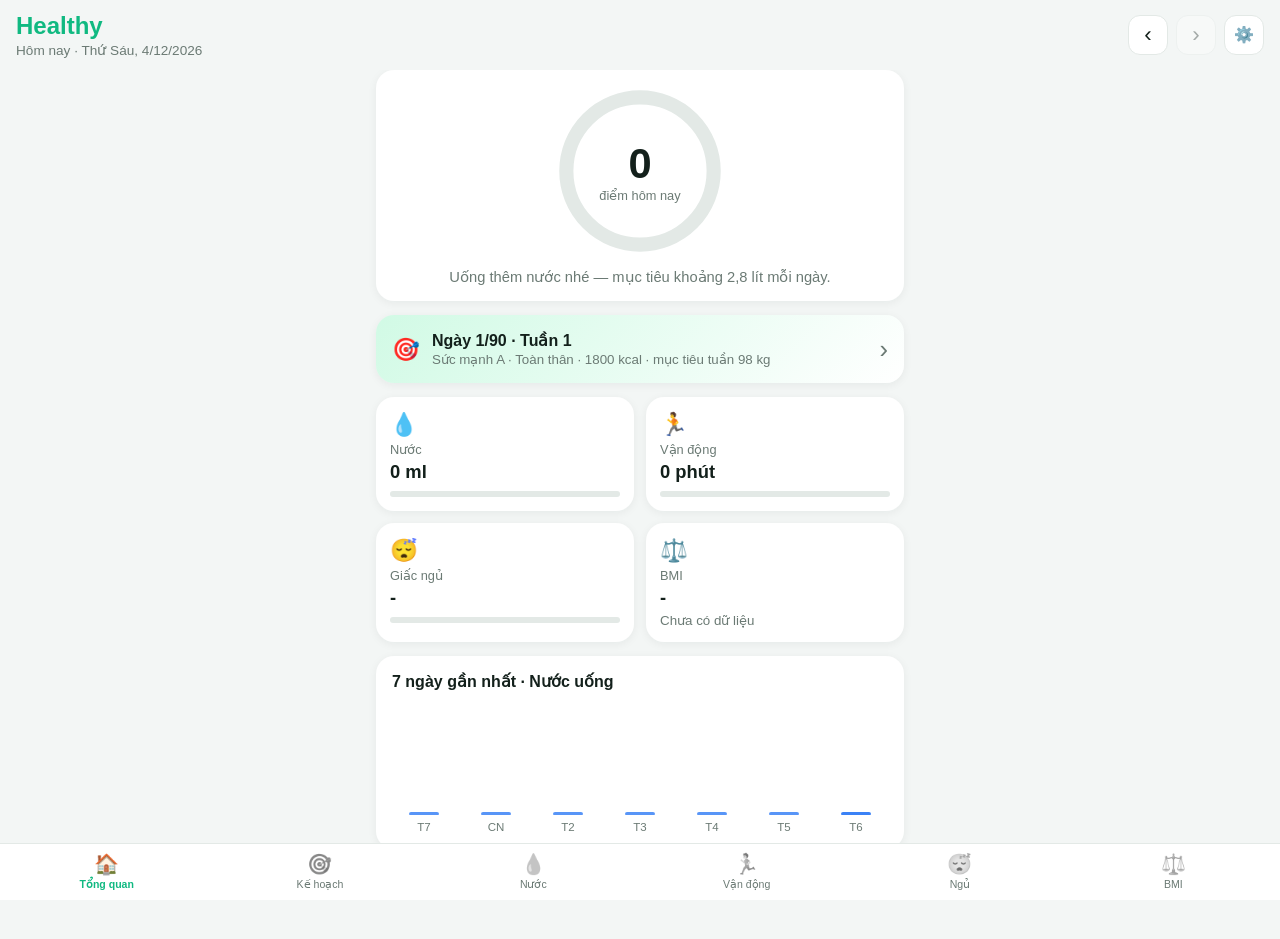
<file: index.html>
<!doctype html>
<html lang="vi">
<head>
  <meta charset="utf-8">
  <meta name="viewport" content="width=device-width, initial-scale=1, viewport-fit=cover">
  <meta name="theme-color" content="#10b981">
  <meta name="description" content="Healthy - theo dõi nước uống, cân nặng, vận động và giấc ngủ mỗi ngày">
  <meta name="apple-mobile-web-app-capable" content="yes">
  <meta name="apple-mobile-web-app-status-bar-style" content="default">
  <meta name="apple-mobile-web-app-title" content="Healthy">
  <title>Healthy</title>
  <link rel="manifest" href="manifest.json">
  <link rel="icon" href="icons/icon.svg" type="image/svg+xml">
  <link rel="apple-touch-icon" href="icons/icon-192.png">
  <link rel="stylesheet" href="css/style.css?v=10">
</head>
<body>
  <header class="topbar">
    <div>
      <h1>Healthy</h1>
      <p id="today-label" class="muted"></p>
    </div>
    <div class="date-nav">
      <button class="icon-btn" id="prev-day" aria-label="Ngày trước">‹</button>
      <button class="icon-btn" id="next-day" aria-label="Ngày sau">›</button>
      <button class="icon-btn small-icon" data-go="settings" aria-label="Cài đặt">⚙️</button>
    </div>
  </header>

  <main>
    <!-- Tổng quan -->
    <section class="view active" id="view-home">
      <div class="card banner" id="sync-banner" hidden></div>

      <div class="card banner" id="install-hint" hidden>
        <p id="install-text">📲 Cài Healthy lên màn hình chính để dùng như app và giữ dữ liệu an toàn.</p>
        <div class="btn-row">
          <button class="btn primary" id="install-btn" hidden>Cài đặt ứng dụng</button>
          <button class="btn ghost" id="install-dismiss">Để sau</button>
        </div>
      </div>
      <div class="card hero">
        <div class="ring-wrap">
          <svg viewBox="0 0 120 120" class="ring">
            <circle cx="60" cy="60" r="52" class="ring-bg"/>
            <circle cx="60" cy="60" r="52" class="ring-fg" id="score-ring"/>
          </svg>
          <div class="ring-text">
            <strong id="score-value">0</strong>
            <span>điểm hôm nay</span>
          </div>
        </div>
        <p id="score-tip" class="tip"></p>
      </div>

      <button class="card plan-card" data-go="plan">
        <span class="stat-icon">🎯</span>
        <div>
          <strong id="home-plan-title">Kế hoạch 90 ngày</strong>
          <small class="muted" id="home-plan-detail"></small>
        </div>
        <span class="chev">›</span>
      </button>

      <div class="grid">
        <button class="stat" data-go="water">
          <span class="stat-icon">💧</span>
          <span class="stat-label">Nước</span>
          <strong id="home-water">0 ml</strong>
          <div class="bar"><i id="home-water-bar"></i></div>
        </button>
        <button class="stat" data-go="activity">
          <span class="stat-icon">🏃</span>
          <span class="stat-label">Vận động</span>
          <strong id="home-activity">0 phút</strong>
          <div class="bar"><i id="home-activity-bar"></i></div>
        </button>
        <button class="stat" data-go="sleep">
          <span class="stat-icon">😴</span>
          <span class="stat-label">Giấc ngủ</span>
          <strong id="home-sleep">-</strong>
          <div class="bar"><i id="home-sleep-bar"></i></div>
        </button>
        <button class="stat" data-go="weight">
          <span class="stat-icon">⚖️</span>
          <span class="stat-label">BMI</span>
          <strong id="home-bmi">-</strong>
          <small id="home-bmi-label" class="muted"></small>
        </button>
      </div>

      <div class="card">
        <h2>7 ngày gần nhất · Nước uống</h2>
        <div class="week" id="week-chart"></div>
      </div>
    </section>

    <!-- Kế hoạch 90 ngày -->
    <section class="view" id="view-plan">
      <div class="card plan-hero">
        <div class="plan-top">
          <div>
            <strong id="plan-header"></strong>
            <div class="muted small" id="plan-phase"></div>
          </div>
          <div class="plan-goal">
            <span class="muted small">Mục tiêu tuần</span>
            <strong id="plan-week-target"></strong>
          </div>
        </div>
        <div class="bar"><i id="plan-progress"></i></div>
        <div class="kpis">
          <div><strong id="plan-kcal"></strong><span>kcal/ngày</span></div>
          <div><strong id="plan-protein"></strong><span>đạm</span></div>
          <div><strong id="plan-sessions"></strong><span>buổi tập tuần này</span></div>
        </div>
        <p class="focus" id="plan-focus"></p>
        <p class="status" id="plan-status"></p>
      </div>

      <div class="seg">
        <button data-sub="today" class="active">Hôm nay</button>
        <button data-sub="menu">Thực đơn</button>
        <button data-sub="market">Đi chợ</button>
        <button data-sub="road">Lộ trình</button>
        <button data-sub="heel">Gót chân</button>
        <button data-sub="setup">Thiết lập</button>
      </div>

      <div class="sub" id="sub-today">
        <div class="card">
          <h2 id="plan-workout-title"></h2>
          <div id="plan-workout"></div>
        </div>
        <div class="card">
          <h2>Thực đơn hôm nay <span class="muted small" id="plan-menu-sum"></span></h2>
          <p class="muted small">Chạm vào bữa ăn để đánh dấu đã ăn.</p>
          <div id="plan-menu"></div>
        </div>
      </div>

      <div class="sub" id="sub-menu" hidden>
        <div class="card">
          <div class="chips" id="menu-days"></div>
          <p class="muted small" id="menu-week-sum"></p>
          <div id="menu-week"></div>
        </div>
        <div class="card">
          <h2>Mẹo ăn uống</h2>
          <ul class="tips">
            <li><strong>Đong cơm:</strong> 1 bát con vơi ≈ 100 g, 1 bát con đầy ≈ 150 g cơm chín. Lượng tinh bột tự giảm theo từng giai đoạn.</li>
            <li><strong>Đổi món tương đương (~23 g đạm):</strong> 100 g ức gà = 110 g thịt heo nạc = 150 g cá basa = 90 g cá ngừ hộp = 100 g tôm = 280 g đậu phụ.</li>
            <li><strong>Rau:</strong> ăn thoải mái, nên có rau trong mọi bữa chính để no lâu.</li>
            <li><strong>Cách nấu:</strong> luộc, hấp, kho nhạt, áp chảo ít dầu. Tránh chiên rán, mỡ, da gà, nước sốt ngọt.</li>
            <li><strong>Đồ uống:</strong> 2,5–3 lít nước/ngày. Trà, cà phê đen không đường được. Bỏ nước ngọt, trà sữa, bia rượu.</li>
            <li><strong>Muối:</strong> hạn chế nước chấm, mì gói, đồ hộp mặn — giúp giảm tích nước, cân nặng ổn định hơn.</li>
            <li><strong>Đói giữa bữa:</strong> dưa leo, cà chua, rau luộc, trà không đường.</li>
          </ul>
        </div>
      </div>

      <div class="sub" id="sub-market" hidden>
        <div class="card">
          <div class="trip-head">
            <button class="icon-btn" id="trip-prev" aria-label="Chuyến trước">‹</button>
            <div>
              <strong id="trip-title"></strong>
              <div class="muted small" id="trip-range"></div>
            </div>
            <button class="icon-btn" id="trip-next" aria-label="Chuyến sau">›</button>
          </div>
          <div class="kpis">
            <div><strong id="trip-total"></strong><span>tiền đi chợ</span></div>
            <div><strong id="trip-perday"></strong><span>mỗi ngày</span></div>
            <div><strong id="trip-permeal"></strong><span>mỗi bữa (TB)</span></div>
          </div>
          <div class="trip-days" id="trip-days"></div>
          <p class="muted small">Giá tham khảo Bách Hóa Xanh/Emart — có khuyến mãi thì sửa trong "Bảng giá" bên dưới.</p>
        </div>

        <div class="card">
          <h2>Danh sách cần mua <span class="muted small" id="trip-count"></span></h2>
          <div class="chips" id="trip-group">
            <button data-group="store">Theo nơi mua</button>
            <button data-group="cat">Theo nhóm hàng</button>
          </div>
          <p class="muted small">Đã cộng dồn thực đơn 3 ngày và làm tròn theo cách bán. Chạm để đánh dấu đã mua.</p>
          <div id="trip-list"></div>
        </div>

        <div class="card" id="trip-extra-card" hidden>
          <h2>Mua thêm giữa chừng</h2>
          <p class="muted small">Đồ nhanh hỏng, không cấp đông được — mua đúng ngày ăn.</p>
          <div id="trip-extra"></div>
        </div>

        <div class="card">
          <h2>Đồ khô · kiểm tra ở nhà trước khi đi</h2>
          <p class="muted small">Mua theo tháng; số tiền tính theo lượng dùng trong 3 ngày.</p>
          <div id="trip-pantry"></div>
        </div>

        <div class="card">
          <h2>Sau khi đi chợ về</h2>
          <ul class="tips">
            <li><strong>Chia phần ngay:</strong> thịt, cá chia theo từng bữa vào túi zip/hộp, ghi ngày ăn lên túi.</li>
            <li><strong>Ngày 1–2:</strong> để ngăn mát. <strong>Ngày 3:</strong> cho ngăn đá.</li>
            <li><strong>Rã đông:</strong> tối hôm trước chuyển túi từ ngăn đá xuống ngăn mát. Không rã đông ngoài nhiệt độ phòng, không cấp đông lại.</li>
            <li><strong>Rau:</strong> nhặt bỏ lá úa, không rửa trước khi cất, bọc khăn giấy cho vào túi ở ngăn rau. Ăn rau lá trước, rau củ để sau.</li>
            <li><strong>Trứng luộc sẵn:</strong> để cả vỏ ở ngăn mát được 5–7 ngày — tiện cho bữa sáng.</li>
            <li><strong>Cơm:</strong> nấu 1 lần cho 2 bữa, để nguội rồi cất ngăn mát, dùng trong 24 giờ.</li>
            <li><strong>Nấu sẵn:</strong> món đã nấu để ngăn mát tối đa 2 ngày; hâm thật nóng trước khi ăn.</li>
          </ul>
        </div>

        <div class="card">
          <details class="catalog">
            <summary>Bảng giá & bảo quản thực phẩm</summary>
            <p class="muted small">Ưu tiên hàng có ở Bách Hóa Xanh, Emart Phan Văn Trị, Chợ Bà Chiểu (khu Bình Thạnh). ★ = mức độ phổ biến. "g đạm/10k" = số gam đạm mua được với 10.000đ (càng cao càng rẻ). Sửa giá để app tính lại tiền.</p>
            <div id="catalog-list"></div>
            <button class="btn ghost block" id="price-reset">Khôi phục giá mặc định</button>
            <p class="muted small"><a href="img/credits.html" target="_blank" rel="noopener">Nguồn ảnh thực phẩm (Wikimedia Commons)</a></p>
          </details>
        </div>
      </div>

      <div class="sub" id="sub-road" hidden>
        <div class="card">
          <h2>Lộ trình cân nặng</h2>
          <canvas id="plan-chart" height="200"></canvas>
          <div class="legend small"><span><i class="dash"></i>Kế hoạch</span><span><i class="solid"></i>Thực tế</span></div>
        </div>
        <div class="card">
          <h2>Mục tiêu từng tuần</h2>
          <ul class="weeks" id="road-table"></ul>
        </div>
      </div>

      <div class="sub" id="sub-heel" hidden>
        <div class="card">
          <h2>Chăm sóc gót chân · mỗi ngày</h2>
          <p class="muted small">Làm buổi sáng khi vừa ngủ dậy và sau buổi tập. Chạm để đánh dấu.</p>
          <ul class="ex-list" id="heel-list"></ul>
        </div>
        <div class="card">
          <h2>Nguyên tắc khi bị viêm gót chân</h2>
          <ul class="tips">
            <li>Luôn đi giày/dép có đệm gót, kể cả trong nhà. Không đi chân đất trên sàn cứng.</li>
            <li>Không nhảy, không chạy trong 90 ngày này. Mọi bài cardio đều có một chân chạm sàn.</li>
            <li>Tập trên thảm. Đau ≤ 3/10 và sáng hôm sau không nặng hơn thì tiếp tục.</li>
            <li>Đau &gt; 3/10 hoặc sáng hôm sau đau hơn: giảm cường độ, đổi bài đứng sang bài nằm/ngồi.</li>
            <li>Chườm đá 10–15 phút sau buổi tập nếu gót chân đau.</li>
            <li>Giảm cân sẽ giảm tải cho gót chân — cơn đau thường đỡ dần theo cân nặng.</li>
            <li><strong>Đi khám</strong> nếu đau không đỡ sau 2–3 tuần, sưng nóng đỏ, tê bì hoặc đau cả khi nghỉ.</li>
          </ul>
        </div>
      </div>

      <div class="sub" id="sub-setup" hidden>
        <div class="card">
          <h2>Thông tin của bạn</h2>
          <form id="plan-form" class="form">
            <label>Ngày bắt đầu
              <input type="date" name="start" required>
            </label>
            <div class="row">
              <label>Giới tính
                <select name="sex"><option value="male">Nam</option><option value="female">Nữ</option></select>
              </label>
              <label>Tuổi
                <input type="number" name="age" min="15" max="90" inputmode="numeric" required>
              </label>
            </div>
            <div class="row">
              <label>Chiều cao (cm)
                <input type="number" name="height" min="120" max="230" step="0.1" inputmode="decimal" required>
              </label>
              <label>Cân lúc bắt đầu (kg)
                <input type="number" name="weight" min="35" max="300" step="0.1" inputmode="decimal" required>
              </label>
            </div>
            <label>Mục tiêu sau 90 ngày (kg)
              <input type="number" name="goal" min="35" max="300" step="0.1" inputmode="decimal" required>
            </label>
            <button class="btn primary block" type="submit">Cập nhật kế hoạch</button>
          </form>
        </div>
        <div class="card">
          <h2>Chỉ số tính toán</h2>
          <ul class="list" id="plan-calc"></ul>
          <p class="warn" id="plan-pace-warn" hidden>⚠️ Mục tiêu này cần giảm hơn 1,2% cân nặng mỗi tuần. Calo sẽ không xuống dưới mức an toàn, nên có thể không đạt kịp — hãy chọn mục tiêu thực tế hơn.</p>
        </div>
        <div class="card">
          <h2>An toàn</h2>
          <ul class="tips">
            <li>Nên kiểm tra sức khỏe trước khi bắt đầu (huyết áp, đường huyết, mỡ máu).</li>
            <li>Không ăn dưới 1.500 kcal (nam) / 1.200 kcal (nữ) khi không có bác sĩ theo dõi — dễ mất cơ, mệt, rụng tóc và tăng nguy cơ sỏi mật.</li>
            <li>Dừng tập và đi khám nếu đau ngực, chóng mặt, khó thở bất thường hoặc tim đập loạn.</li>
            <li>2 tuần đầu thường giảm nhanh 2–4 kg (chủ yếu là nước) — sau đó chậm lại là bình thường.</li>
          </ul>
        </div>
      </div>
    </section>

    <!-- Nước -->
    <section class="view" id="view-water">
      <div class="card center">
        <div class="glass">
          <div class="glass-fill" id="glass-fill"></div>
          <div class="glass-text">
            <strong id="water-total">0</strong>
            <span>/ <span id="water-goal">2800</span> ml</span>
          </div>
        </div>
        <div class="btn-row">
          <button class="btn" data-water="150">+150 ml</button>
          <button class="btn primary" data-water="250">+250 ml</button>
          <button class="btn" data-water="500">+500 ml</button>
        </div>
        <button class="btn ghost" id="water-undo">Hoàn tác lần cuối</button>
      </div>
      <div class="card">
        <h2>Lịch sử hôm nay</h2>
        <ul class="list" id="water-log"></ul>
      </div>
    </section>

    <!-- Vận động -->
    <section class="view" id="view-activity">
      <div class="card">
        <h2>Thêm hoạt động</h2>
        <form id="activity-form" class="form">
          <label>Loại
            <select name="type" id="activity-type">
              <option value="walk" data-met="3.5">🚶 Đi bộ</option>
              <option value="run" data-met="8">🏃 Chạy bộ</option>
              <option value="bike" data-met="6">🚴 Đạp xe</option>
              <option value="swim" data-met="7">🏊 Bơi</option>
              <option value="yoga" data-met="2.5">🧘 Yoga</option>
              <option value="gym" data-met="5">🏋️ Tập gym</option>
              <option value="home" data-met="5">🔥 Tập tại nhà</option>
            </select>
          </label>
          <label>Thời gian (phút)
            <input type="number" name="minutes" min="1" max="600" value="30" inputmode="numeric" required>
          </label>
          <button class="btn primary block" type="submit">Lưu hoạt động</button>
        </form>
      </div>
      <div class="card">
        <h2>Hôm nay <span class="muted" id="activity-summary"></span></h2>
        <ul class="list" id="activity-log"></ul>
      </div>
    </section>

    <!-- Giấc ngủ -->
    <section class="view" id="view-sleep">
      <div class="card">
        <h2>Giấc ngủ đêm qua</h2>
        <form id="sleep-form" class="form">
          <div class="row">
            <label>Đi ngủ
              <input type="time" name="bed" value="23:00" required>
            </label>
            <label>Thức dậy
              <input type="time" name="wake" value="06:30" required>
            </label>
          </div>
          <label>Chất lượng
            <div class="quality" id="sleep-quality">
              <button type="button" data-q="1">😫</button>
              <button type="button" data-q="2">😕</button>
              <button type="button" data-q="3" class="on">😐</button>
              <button type="button" data-q="4">🙂</button>
              <button type="button" data-q="5">😄</button>
            </div>
          </label>
          <button class="btn primary block" type="submit">Lưu giấc ngủ</button>
        </form>
        <p class="tip" id="sleep-result"></p>
      </div>
    </section>

    <!-- Cân nặng -->
    <section class="view" id="view-weight">
      <div class="card">
        <h2>Cân nặng & BMI</h2>
        <form id="weight-form" class="form">
          <div class="row">
            <label>Chiều cao (cm)
              <input type="number" name="height" min="80" max="250" step="0.1" inputmode="decimal" required>
            </label>
            <label>Cân nặng (kg)
              <input type="number" name="weight" min="20" max="300" step="0.1" inputmode="decimal" required>
            </label>
          </div>
          <button class="btn primary block" type="submit">Lưu hôm nay</button>
        </form>
        <div class="bmi-box" id="bmi-box" hidden>
          <strong id="bmi-value"></strong>
          <span id="bmi-label"></span>
          <div class="bmi-scale"><i id="bmi-marker"></i></div>
          <div class="bmi-legend"><span>Gầy</span><span>Bình thường</span><span>Thừa cân</span><span>Béo phì</span></div>
        </div>
      </div>
      <div class="card">
        <h2>Biểu đồ cân nặng</h2>
        <canvas id="weight-chart" height="180"></canvas>
        <p class="muted small" id="weight-empty">Chưa có dữ liệu. Hãy lưu cân nặng đầu tiên.</p>
      </div>
    </section>

    <!-- Cài đặt -->
    <section class="view" id="view-settings">
      <div class="card">
        <h2>Mục tiêu mỗi ngày</h2>
        <form id="settings-form" class="form">
          <label>Nước uống (ml)
            <input type="number" name="waterGoal" min="500" max="6000" step="50" inputmode="numeric">
          </label>
          <label>Vận động (phút)
            <input type="number" name="activityGoal" min="5" max="300" inputmode="numeric">
          </label>
          <label>Giấc ngủ (giờ)
            <input type="number" name="sleepGoal" min="4" max="12" step="0.5" inputmode="decimal">
          </label>
          <button class="btn primary block" type="submit">Lưu mục tiêu</button>
        </form>
      </div>
      <div class="card">
        <h2>Google Sheets</h2>
        <p class="muted small">Tự động ghi dữ liệu mỗi ngày vào Google Sheet và giữ một bản sao lưu đầy đủ — đổi máy hay xóa trình duyệt vẫn khôi phục được.</p>
        <form id="sync-form" class="form">
          <label>URL Web App (Apps Script)
            <input type="url" name="url" placeholder="https://script.google.com/macros/s/…/exec" autocomplete="off">
          </label>
          <label>Mã bảo mật
            <input type="text" name="token" autocomplete="off" autocapitalize="off" spellcheck="false">
          </label>
          <label class="inline"><input type="checkbox" name="auto" checked> Tự động đồng bộ khi có thay đổi</label>
          <button class="btn primary block" type="submit">Lưu &amp; kiểm tra kết nối</button>
        </form>
        <div class="btn-row sync-actions" id="sync-actions" hidden>
          <button class="btn" id="sync-all">Đồng bộ toàn bộ</button>
          <button class="btn" id="sync-restore">Khôi phục từ Sheets</button>
          <button class="btn ghost" id="sync-off">Ngắt kết nối</button>
        </div>
        <p class="status" id="sync-status"></p>
      </div>
      <div class="card">
        <h2>Dữ liệu</h2>
        <p class="muted small">Dữ liệu chỉ lưu trên trình duyệt của thiết bị này.</p>
        <div class="btn-row">
          <button class="btn" id="export-btn">Xuất JSON</button>
          <label class="btn">Nhập JSON<input type="file" id="import-file" accept="application/json" hidden></label>
          <button class="btn danger" id="reset-btn">Xóa hết</button>
        </div>
      </div>
    </section>
  </main>

  <nav class="tabbar">
    <button data-go="home" class="active"><span>🏠</span>Tổng quan</button>
    <button data-go="plan"><span>🎯</span>Kế hoạch</button>
    <button data-go="water"><span>💧</span>Nước</button>
    <button data-go="activity"><span>🏃</span>Vận động</button>
    <button data-go="sleep"><span>😴</span>Ngủ</button>
    <button data-go="weight"><span>⚖️</span>BMI</button>
  </nav>

  <div class="toast" id="toast"></div>

  <script src="js/plan-data.js?v=10"></script>
  <script src="js/app.js?v=10"></script>
  <script src="js/figures.js?v=10"></script>
  <script src="js/plan.js?v=10"></script>
  <script src="js/market.js?v=10"></script>
  <script src="js/sync.js?v=10"></script>
</body>
</html>
</file>
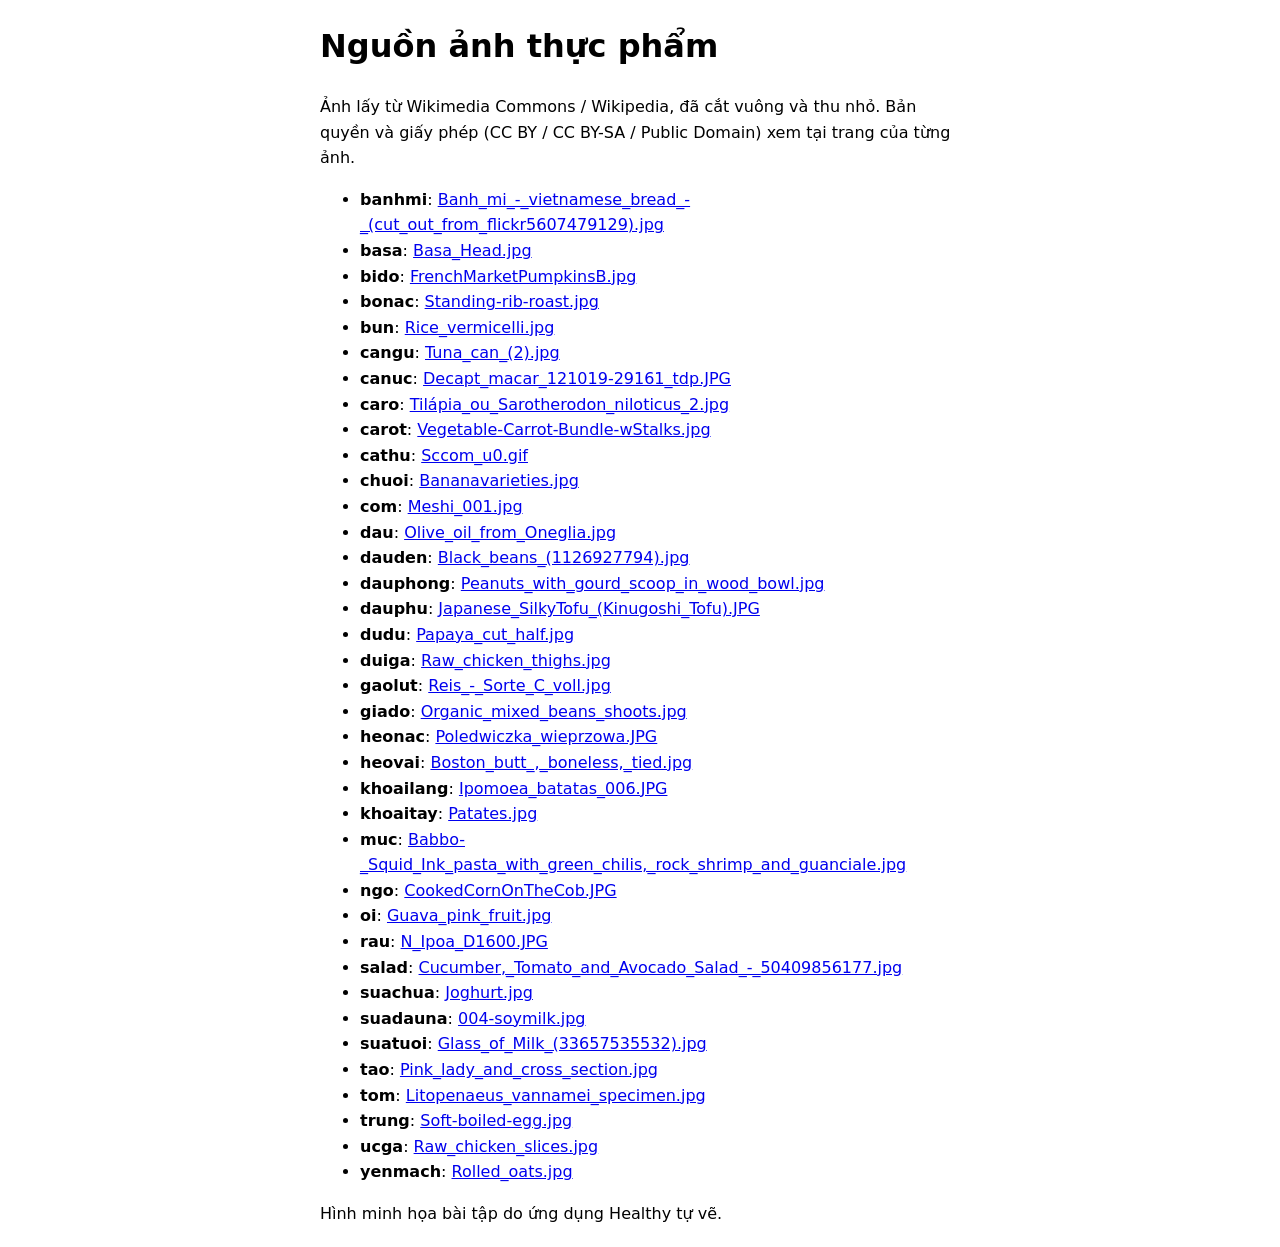
<file: img/credits.html>
<!doctype html><html lang="vi"><meta charset="utf-8"><meta name="viewport" content="width=device-width,initial-scale=1">
<title>Nguồn ảnh</title><body style="font-family:system-ui;max-width:640px;margin:20px auto;padding:0 16px;line-height:1.6">
<h1>Nguồn ảnh thực phẩm</h1><p>Ảnh lấy từ Wikimedia Commons / Wikipedia, đã cắt vuông và thu nhỏ. Bản quyền và giấy phép (CC BY / CC BY-SA / Public Domain) xem tại trang của từng ảnh.</p>
<ul><li><b>banhmi</b>: <a href="https://commons.wikimedia.org/wiki/File:Banh_mi_-_vietnamese_bread_-_(cut_out_from_flickr5607479129).jpg">Banh_mi_-_vietnamese_bread_-_(cut_out_from_flickr5607479129).jpg</a></li><li><b>basa</b>: <a href="https://commons.wikimedia.org/wiki/File:Basa_Head.jpg">Basa_Head.jpg</a></li><li><b>bido</b>: <a href="https://commons.wikimedia.org/wiki/File:FrenchMarketPumpkinsB.jpg">FrenchMarketPumpkinsB.jpg</a></li><li><b>bonac</b>: <a href="https://commons.wikimedia.org/wiki/File:Standing-rib-roast.jpg">Standing-rib-roast.jpg</a></li><li><b>bun</b>: <a href="https://commons.wikimedia.org/wiki/File:Rice_vermicelli.jpg">Rice_vermicelli.jpg</a></li><li><b>cangu</b>: <a href="https://commons.wikimedia.org/wiki/File:Tuna_can_(2).jpg">Tuna_can_(2).jpg</a></li><li><b>canuc</b>: <a href="https://commons.wikimedia.org/wiki/File:Decapt_macar_121019-29161_tdp.JPG">Decapt_macar_121019-29161_tdp.JPG</a></li><li><b>caro</b>: <a href="https://commons.wikimedia.org/wiki/File:Til%C3%A1pia_ou_Sarotherodon_niloticus_2.jpg">Tilápia_ou_Sarotherodon_niloticus_2.jpg</a></li><li><b>carot</b>: <a href="https://commons.wikimedia.org/wiki/File:Vegetable-Carrot-Bundle-wStalks.jpg">Vegetable-Carrot-Bundle-wStalks.jpg</a></li><li><b>cathu</b>: <a href="https://commons.wikimedia.org/wiki/File:Sccom_u0.gif">Sccom_u0.gif</a></li><li><b>chuoi</b>: <a href="https://commons.wikimedia.org/wiki/File:Bananavarieties.jpg">Bananavarieties.jpg</a></li><li><b>com</b>: <a href="https://commons.wikimedia.org/wiki/File:Meshi_001.jpg">Meshi_001.jpg</a></li><li><b>dau</b>: <a href="https://commons.wikimedia.org/wiki/File:Olive_oil_from_Oneglia.jpg">Olive_oil_from_Oneglia.jpg</a></li><li><b>dauden</b>: <a href="https://commons.wikimedia.org/wiki/File:Black_beans_%281126927794%29.jpg">Black_beans_(1126927794).jpg</a></li><li><b>dauphong</b>: <a href="https://commons.wikimedia.org/wiki/File:Peanuts_with_gourd_scoop_in_wood_bowl.jpg">Peanuts_with_gourd_scoop_in_wood_bowl.jpg</a></li><li><b>dauphu</b>: <a href="https://commons.wikimedia.org/wiki/File:Japanese_SilkyTofu_%28Kinugoshi_Tofu%29.JPG">Japanese_SilkyTofu_(Kinugoshi_Tofu).JPG</a></li><li><b>dudu</b>: <a href="https://commons.wikimedia.org/wiki/File:Papaya_cut_half.jpg">Papaya_cut_half.jpg</a></li><li><b>duiga</b>: <a href="https://commons.wikimedia.org/wiki/File:Raw_chicken_thighs.jpg">Raw_chicken_thighs.jpg</a></li><li><b>gaolut</b>: <a href="https://commons.wikimedia.org/wiki/File:Reis_-_Sorte_C_voll.jpg">Reis_-_Sorte_C_voll.jpg</a></li><li><b>giado</b>: <a href="https://commons.wikimedia.org/wiki/File:Organic_mixed_beans_shoots.jpg">Organic_mixed_beans_shoots.jpg</a></li><li><b>heonac</b>: <a href="https://commons.wikimedia.org/wiki/File:Poledwiczka_wieprzowa.JPG">Poledwiczka_wieprzowa.JPG</a></li><li><b>heovai</b>: <a href="https://commons.wikimedia.org/wiki/File:Boston_butt_%2C_boneless%2C_tied.jpg">Boston_butt_,_boneless,_tied.jpg</a></li><li><b>khoailang</b>: <a href="https://commons.wikimedia.org/wiki/File:Ipomoea_batatas_006.JPG">Ipomoea_batatas_006.JPG</a></li><li><b>khoaitay</b>: <a href="https://commons.wikimedia.org/wiki/File:Patates.jpg">Patates.jpg</a></li><li><b>muc</b>: <a href="https://commons.wikimedia.org/wiki/File:Babbo-_Squid_Ink_pasta_with_green_chilis%2C_rock_shrimp_and_guanciale.jpg">Babbo-_Squid_Ink_pasta_with_green_chilis,_rock_shrimp_and_guanciale.jpg</a></li><li><b>ngo</b>: <a href="https://commons.wikimedia.org/wiki/File:CookedCornOnTheCob.JPG">CookedCornOnTheCob.JPG</a></li><li><b>oi</b>: <a href="https://commons.wikimedia.org/wiki/File:Guava_pink_fruit.jpg">Guava_pink_fruit.jpg</a></li><li><b>rau</b>: <a href="https://commons.wikimedia.org/wiki/File:N_Ipoa_D1600.JPG">N_Ipoa_D1600.JPG</a></li><li><b>salad</b>: <a href="https://commons.wikimedia.org/wiki/File:Cucumber,_Tomato_and_Avocado_Salad_-_50409856177.jpg">Cucumber,_Tomato_and_Avocado_Salad_-_50409856177.jpg</a></li><li><b>suachua</b>: <a href="https://commons.wikimedia.org/wiki/File:Joghurt.jpg">Joghurt.jpg</a></li><li><b>suadauna</b>: <a href="https://commons.wikimedia.org/wiki/File:004-soymilk.jpg">004-soymilk.jpg</a></li><li><b>suatuoi</b>: <a href="https://commons.wikimedia.org/wiki/File:Glass_of_Milk_%2833657535532%29.jpg">Glass_of_Milk_(33657535532).jpg</a></li><li><b>tao</b>: <a href="https://commons.wikimedia.org/wiki/File:Pink_lady_and_cross_section.jpg">Pink_lady_and_cross_section.jpg</a></li><li><b>tom</b>: <a href="https://commons.wikimedia.org/wiki/File:Litopenaeus_vannamei_specimen.jpg">Litopenaeus_vannamei_specimen.jpg</a></li><li><b>trung</b>: <a href="https://commons.wikimedia.org/wiki/File:Soft-boiled-egg.jpg">Soft-boiled-egg.jpg</a></li><li><b>ucga</b>: <a href="https://commons.wikimedia.org/wiki/File:Raw_chicken_slices.jpg">Raw_chicken_slices.jpg</a></li><li><b>yenmach</b>: <a href="https://commons.wikimedia.org/wiki/File:Rolled_oats.jpg">Rolled_oats.jpg</a></li></ul><p>Hình minh họa bài tập do ứng dụng Healthy tự vẽ.</p></body></html>
</file>
<file: css/style.css>
:root {
  --bg: #f3f6f5;
  --card: #ffffff;
  --text: #13201b;
  --muted: #6b7a74;
  --line: #e3e9e6;
  --primary: #10b981;
  --primary-soft: #d1fae5;
  --water: #3b82f6;
  --danger: #ef4444;
  --shadow: 0 2px 10px rgba(15, 40, 30, .06);
  --radius: 18px;
  color-scheme: light;
}

@media (prefers-color-scheme: dark) {
  :root {
    --bg: #0d1412;
    --card: #17211e;
    --text: #e8f0ec;
    --muted: #8fa29a;
    --line: #26332f;
    --primary-soft: #0f3a2c;
    --shadow: none;
    color-scheme: dark;
  }
}

* { box-sizing: border-box; -webkit-tap-highlight-color: transparent; }

html, body { margin: 0; }

body {
  font-family: -apple-system, BlinkMacSystemFont, "Segoe UI", Roboto, "Helvetica Neue", Arial, sans-serif;
  background: var(--bg);
  color: var(--text);
  min-height: 100vh;
  padding-bottom: calc(76px + env(safe-area-inset-bottom));
}

h1 { margin: 0; font-size: 1.5rem; color: var(--primary); }
h2 { margin: 0 0 12px; font-size: 1rem; }
.muted { color: var(--muted); }
.small { font-size: .85rem; }

.topbar {
  position: sticky; top: 0; z-index: 5;
  display: flex; justify-content: space-between; align-items: center;
  padding: calc(12px + env(safe-area-inset-top)) 16px 12px;
  background: var(--bg);
}
.topbar p { margin: 2px 0 0; font-size: .85rem; }
.date-nav { display: flex; gap: 8px; }
.icon-btn {
  width: 40px; height: 40px; border-radius: 12px; border: 1px solid var(--line);
  background: var(--card); color: var(--text); font-size: 1.4rem; line-height: 1; cursor: pointer;
}
.icon-btn:disabled { opacity: .35; }

main { max-width: 560px; margin: 0 auto; padding: 0 16px; }

.view { display: none; animation: fade .2s ease; }
.view.active { display: block; }
@keyframes fade { from { opacity: 0; transform: translateY(4px); } to { opacity: 1; transform: none; } }

.card {
  background: var(--card); border-radius: var(--radius); padding: 16px;
  margin-bottom: 14px; box-shadow: var(--shadow);
}
.center { text-align: center; }

/* Hero ring */
.hero { display: flex; flex-direction: column; align-items: center; }
.ring-wrap { position: relative; width: 170px; height: 170px; }
.ring { width: 100%; height: 100%; transform: rotate(-90deg); }
.ring circle { fill: none; stroke-width: 10; stroke-linecap: round; }
.ring-bg { stroke: var(--line); }
.ring-fg { stroke: var(--primary); stroke-dasharray: 326.7; stroke-dashoffset: 326.7; transition: stroke-dashoffset .6s ease; }
.ring-text { position: absolute; inset: 0; display: flex; flex-direction: column; align-items: center; justify-content: center; }
.ring-text strong { font-size: 2.6rem; }
.ring-text span { font-size: .8rem; color: var(--muted); }
.tip { margin: 12px 0 0; text-align: center; color: var(--muted); font-size: .92rem; }

/* Stats grid */
.grid { display: grid; grid-template-columns: 1fr 1fr; gap: 12px; margin-bottom: 14px; }
.stat {
  display: flex; flex-direction: column; align-items: flex-start; gap: 4px; text-align: left;
  background: var(--card); color: var(--text); border: 0; border-radius: var(--radius);
  padding: 14px; box-shadow: var(--shadow); font: inherit; cursor: pointer;
}
.stat-icon { font-size: 1.4rem; }
.stat-label { font-size: .8rem; color: var(--muted); }
.stat strong { font-size: 1.15rem; }
.bar { width: 100%; height: 6px; background: var(--line); border-radius: 6px; overflow: hidden; margin-top: 4px; }
.bar i { display: block; height: 100%; width: 0; background: var(--primary); border-radius: 6px; transition: width .5s ease; }
#home-water-bar { background: var(--water); }

/* Week chart */
.week { display: flex; align-items: flex-end; gap: 8px; height: 130px; }
.week .col { flex: 1; display: flex; flex-direction: column; align-items: center; gap: 6px; height: 100%; justify-content: flex-end; }
.week .col i { width: 100%; max-width: 30px; background: var(--water); opacity: .85; border-radius: 6px 6px 3px 3px; min-height: 3px; transition: height .5s ease; }
.week .col.today i { opacity: 1; }
.week .col span { font-size: .72rem; color: var(--muted); }
.week .col.goal i { background: var(--primary); }

/* Water glass */
.glass {
  position: relative; width: 150px; height: 200px; margin: 6px auto 18px;
  border: 4px solid var(--water); border-top: 0; border-radius: 0 0 26px 26px; overflow: hidden;
}
.glass-fill {
  position: absolute; bottom: 0; left: 0; right: 0; height: 0;
  background: linear-gradient(180deg, #60a5fa, var(--water)); transition: height .6s ease;
}
.glass-text { position: absolute; inset: 0; display: flex; flex-direction: column; align-items: center; justify-content: center; }
.glass-text strong { font-size: 2rem; }
.glass-text span { font-size: .85rem; }

/* Buttons & forms */
.btn-row { display: flex; gap: 8px; justify-content: center; flex-wrap: wrap; margin-bottom: 10px; }
.btn {
  border: 1px solid var(--line); background: var(--card); color: var(--text);
  padding: 12px 16px; border-radius: 14px; font: inherit; font-weight: 600; cursor: pointer;
}
.btn:active { transform: scale(.97); }
.btn.primary { background: var(--primary); border-color: var(--primary); color: #fff; }
.btn.danger { color: var(--danger); }
.btn.ghost { border: 0; background: none; color: var(--muted); font-weight: 500; }
.btn.block { width: 100%; }

.form { display: flex; flex-direction: column; gap: 12px; }
.form label { display: flex; flex-direction: column; gap: 6px; font-size: .85rem; color: var(--muted); flex: 1; }
.form .row { display: flex; gap: 12px; }
input, select {
  width: 100%; padding: 12px; border-radius: 12px; border: 1px solid var(--line);
  background: var(--bg); color: var(--text); font: inherit; font-size: 16px;
}
input:focus, select:focus { outline: 2px solid var(--primary); outline-offset: 0; }

.quality { display: flex; justify-content: space-between; gap: 6px; }
.quality button {
  flex: 1; font-size: 1.6rem; padding: 8px 0; border-radius: 12px;
  border: 1px solid var(--line); background: var(--bg); cursor: pointer; filter: grayscale(1); opacity: .6;
}
.quality button.on { filter: none; opacity: 1; border-color: var(--primary); background: var(--primary-soft); }

/* Lists */
.list { list-style: none; margin: 0; padding: 0; }
.list li { display: flex; justify-content: space-between; align-items: center; padding: 10px 0; border-bottom: 1px solid var(--line); }
.list li:last-child { border-bottom: 0; }
.list .del { border: 0; background: none; color: var(--muted); font-size: 1.1rem; cursor: pointer; padding: 4px 8px; }
.list .empty { color: var(--muted); justify-content: center; }

/* BMI */
.bmi-box { margin-top: 16px; text-align: center; }
.bmi-box strong { font-size: 2.2rem; display: block; }
.bmi-scale {
  position: relative; height: 10px; border-radius: 10px; margin: 12px 0 6px;
  background: linear-gradient(90deg, #60a5fa 0 22%, #10b981 22% 50%, #f59e0b 50% 72%, #ef4444 72%);
}
.bmi-scale i {
  position: absolute; top: -5px; width: 4px; height: 20px; background: var(--text);
  border-radius: 2px; transform: translateX(-50%); transition: left .5s ease;
}
.bmi-legend { display: flex; justify-content: space-between; font-size: .72rem; color: var(--muted); }

canvas { width: 100%; display: block; }

/* Tab bar */
.tabbar {
  position: fixed; bottom: 0; left: 0; right: 0; z-index: 10;
  display: flex; background: var(--card); border-top: 1px solid var(--line);
  padding-bottom: env(safe-area-inset-bottom);
}
.tabbar button {
  flex: 1; display: flex; flex-direction: column; align-items: center; gap: 2px;
  padding: 8px 0 10px; border: 0; background: none; color: var(--muted);
  font: inherit; font-size: .66rem; cursor: pointer;
}
.tabbar button span { font-size: 1.25rem; filter: grayscale(1); opacity: .7; }
.tabbar button.active { color: var(--primary); font-weight: 600; }
.tabbar button.active span { filter: none; opacity: 1; }

/* Toast */
.toast {
  position: fixed; left: 50%; bottom: calc(90px + env(safe-area-inset-bottom));
  transform: translateX(-50%) translateY(20px); opacity: 0; pointer-events: none;
  background: var(--text); color: var(--bg); padding: 10px 18px; border-radius: 999px;
  font-size: .9rem; transition: all .25s ease; z-index: 20; white-space: nowrap;
}
.toast.show { opacity: 1; transform: translateX(-50%) translateY(0); }

/* ---------- Kế hoạch 90 ngày ---------- */
.icon-btn.small-icon { font-size: 1rem; }

.plan-card {
  width: 100%; display: flex; align-items: center; gap: 12px; text-align: left;
  border: 0; font: inherit; color: var(--text); cursor: pointer;
  background: linear-gradient(135deg, var(--primary-soft), var(--card));
}
.plan-card div { flex: 1; display: flex; flex-direction: column; gap: 2px; }
.plan-card .chev { font-size: 1.6rem; color: var(--muted); }

.plan-top { display: flex; justify-content: space-between; align-items: flex-start; gap: 12px; margin-bottom: 10px; }
.plan-top strong { font-size: 1.1rem; }
.plan-goal { text-align: right; display: flex; flex-direction: column; }
.plan-goal strong { color: var(--primary); font-size: 1.3rem; }
.kpis { display: grid; grid-template-columns: repeat(3, 1fr); gap: 8px; margin: 14px 0 4px; }
.kpis div { background: var(--bg); border-radius: 12px; padding: 10px 6px; text-align: center; display: flex; flex-direction: column; }
.kpis strong { font-size: 1.15rem; }
.kpis span { font-size: .72rem; color: var(--muted); }
.focus { margin: 12px 0 0; font-size: .9rem; }
.focus::before { content: '🎯 '; }
.status { margin: 10px 0 0; font-size: .88rem; padding: 10px 12px; border-radius: 12px; background: var(--primary-soft); }
.warn { margin: 12px 0 0; font-size: .85rem; padding: 10px 12px; border-radius: 12px; background: #fef3c7; color: #92400e; }

.seg {
  display: flex; gap: 4px; margin-bottom: 14px; padding: 4px; border-radius: 14px;
  background: var(--card); box-shadow: var(--shadow); overflow-x: auto; scrollbar-width: none;
}
.seg::-webkit-scrollbar { display: none; }
.seg button {
  flex: 1 0 auto; border: 0; background: none; color: var(--muted); font: inherit; font-size: .82rem;
  padding: 9px 10px; border-radius: 10px; cursor: pointer; white-space: nowrap;
}
.seg button.active { background: var(--primary); color: #fff; font-weight: 600; }

.block-title { font-size: .85rem; margin: 14px 0 6px; color: var(--primary); }
.ex-list { list-style: none; margin: 0 0 10px; padding: 0; }
.ex-list li {
  display: flex; gap: 10px; align-items: flex-start; padding: 10px 0;
  border-bottom: 1px solid var(--line); cursor: pointer;
}
.ex-list li:last-child { border-bottom: 0; }
.ex-body { flex: 1; min-width: 0; }
.ex-top { display: flex; justify-content: space-between; gap: 8px; }
.ex-top strong { font-size: .93rem; }
.dose { white-space: nowrap; font-size: .82rem; font-weight: 600; color: var(--primary); }
.ex-list small { display: block; margin-top: 3px; line-height: 1.35; }

.check {
  flex: none; width: 22px; height: 22px; border-radius: 7px; border: 2px solid var(--line);
  display: inline-flex; align-items: center; justify-content: center; margin-top: 1px;
}
.done > .check, .done .meal-head .check { background: var(--primary); border-color: var(--primary); }
.done > .check::after, .done .meal-head .check::after { content: '✓'; color: #fff; font-size: .8rem; font-weight: 700; }
.ex-list li.done .ex-top strong { text-decoration: line-through; color: var(--muted); }

.meal { border: 1px solid var(--line); border-radius: 14px; padding: 10px 12px; margin-bottom: 10px; }
.meal.done { border-color: var(--primary); background: var(--primary-soft); }
.meal-head { display: flex; align-items: center; gap: 8px; flex-wrap: wrap; }
.meal-head[data-meal] { cursor: pointer; }
.meal-head strong { flex: 1; }
.meal-head .muted { font-size: .8rem; }
.food-list { list-style: none; margin: 8px 0 0; padding: 0; font-size: .88rem; }
.food-list li { display: flex; justify-content: space-between; gap: 10px; padding: 3px 0; }
.food-list li span:last-child { white-space: nowrap; font-weight: 600; }

.chips { display: flex; gap: 6px; margin-bottom: 8px; }
.chips button {
  flex: 1; padding: 8px 0; border-radius: 10px; border: 1px solid var(--line);
  background: var(--bg); color: var(--text); font: inherit; font-size: .85rem; cursor: pointer;
}
.chips button.active { background: var(--primary); border-color: var(--primary); color: #fff; font-weight: 600; }

.tips { margin: 0; padding-left: 18px; font-size: .88rem; line-height: 1.5; }
.tips li { margin-bottom: 6px; }
.tip.left { text-align: left; }

.legend { display: flex; gap: 16px; justify-content: center; margin-top: 8px; color: var(--muted); }
.legend span { display: inline-flex; align-items: center; gap: 6px; }
.legend i { display: inline-block; width: 18px; height: 0; border-top: 2px dashed var(--muted); }
.legend i.solid { border-top: 3px solid var(--primary); }

.weeks { list-style: none; margin: 0; padding: 0; }
.weeks li { padding: 10px 12px; border-radius: 12px; margin-bottom: 6px; border: 1px solid var(--line); }
.weeks li.current { border-color: var(--primary); background: var(--primary-soft); }
.wk-head { display: flex; align-items: baseline; gap: 8px; }
.wk-head .wk-target { margin-left: auto; font-weight: 700; color: var(--primary); }
.wk-meta { margin: 2px 0 4px; }

/* Google Sheets */
.form label.inline { flex-direction: row; align-items: center; gap: 10px; color: var(--text); font-size: .9rem; }
.form label.inline input { width: 20px; height: 20px; accent-color: var(--primary); }
.sync-actions { margin-top: 10px; justify-content: flex-start; }
.warn a { color: inherit; font-weight: 700; }

/* ---------- Đi chợ ---------- */
.price { color: #b45309; font-weight: 600; white-space: nowrap; }
@media (prefers-color-scheme: dark) { .price { color: #fbbf24; } }
.trip-head { display: flex; align-items: center; justify-content: space-between; gap: 10px; text-align: center; }
.trip-head > div { flex: 1; }
.trip-days { display: flex; flex-direction: column; gap: 6px; margin: 10px 0 6px; }
.trip-day { background: var(--bg); border-radius: 12px; padding: 8px 12px; }
.trip-day-head { display: flex; justify-content: space-between; }
.buy-meta { display: flex; justify-content: space-between; gap: 8px; margin-top: 3px; }
.buy-meta small { margin-top: 0 !important; }
.ex-list li.done .price { color: var(--muted); }

.catalog summary { font-weight: 700; cursor: pointer; padding: 2px 0; list-style-position: inside; }
.catalog[open] summary { margin-bottom: 8px; }
.cat-list { list-style: none; margin: 0 0 8px; padding: 0; }
.cat-list li { display: flex; flex-direction: column; gap: 3px; padding: 10px 0; border-bottom: 1px solid var(--line); font-size: .85rem; }
.cat-list li:last-child { border-bottom: 0; }
.cat-top { display: flex; align-items: center; gap: 8px; flex-wrap: wrap; }
.cat-top strong { font-size: .93rem; }
.stars { color: #f59e0b; font-size: .8rem; letter-spacing: 1px; }
.tag { margin-left: auto; font-size: .7rem; padding: 2px 8px; border-radius: 999px; background: var(--bg); color: var(--muted); }
.tag.on { background: var(--primary-soft); color: var(--primary); font-weight: 600; }
.cat-price { display: flex; align-items: center; gap: 8px; }
.cat-price input { width: 130px; padding: 8px 10px; }
.group-note { margin: -2px 0 4px; }
#trip-group { margin: 4px 0 8px; }

/* Thông báo đầu trang */
.banner { border: 1px solid var(--primary); background: var(--primary-soft); }
.banner p { margin: 0 0 10px; font-size: .9rem; }
.banner .btn-row { justify-content: flex-start; margin: 0; }

#sync-status { white-space: pre-line; }

/* ---------- Hình minh họa ---------- */
.fig { width: 84px; height: 70px; flex: none; background: var(--bg); border-radius: 10px; }
.fig polyline { fill: none; stroke-linecap: round; stroke-linejoin: round; stroke-width: 4.5; }
.fig .fig-near { stroke: var(--text); }
.fig .fig-far { stroke: var(--muted); opacity: .6; }
.fig-head { fill: var(--text); }
.fig-floor { stroke: var(--line); stroke-width: 2; }
.fig-mat { fill: var(--primary); opacity: .35; }
.fig-prop { fill: var(--line); }
.fig-prop-line { stroke: var(--muted); stroke-width: 3; fill: none; stroke-linecap: round; opacity: .7; }
.fig .fig-towel-line { stroke: #f59e0b; stroke-width: 2.5; }
.fig-towel { fill: #fcd34d; }
.fig-bottle { fill: #60a5fa; }

/* Ảnh thực phẩm & hình bài tập trong danh sách */
.food-img { width: 34px; height: 34px; border-radius: 8px; object-fit: cover; flex: none; background: var(--line); }
.food-img.lg { width: 48px; height: 48px; border-radius: 10px; }
.food-list li { align-items: center; gap: 8px; padding: 4px 0; }
.food-list .fname { flex: 1; min-width: 0; }
.ex-list li > .food-img { margin-top: 0; }
.fig-wrap { flex: none; cursor: zoom-in; display: flex; }
.ex-list .fig { width: 76px; height: 63px; }
.ex-list li.zoom { flex-wrap: wrap; }
.ex-list li.zoom .fig-wrap { order: 5; width: 100%; cursor: zoom-out; }
.ex-list li.zoom .fig { width: 100%; height: auto; aspect-ratio: 6 / 5; max-height: 280px; }
</file>
